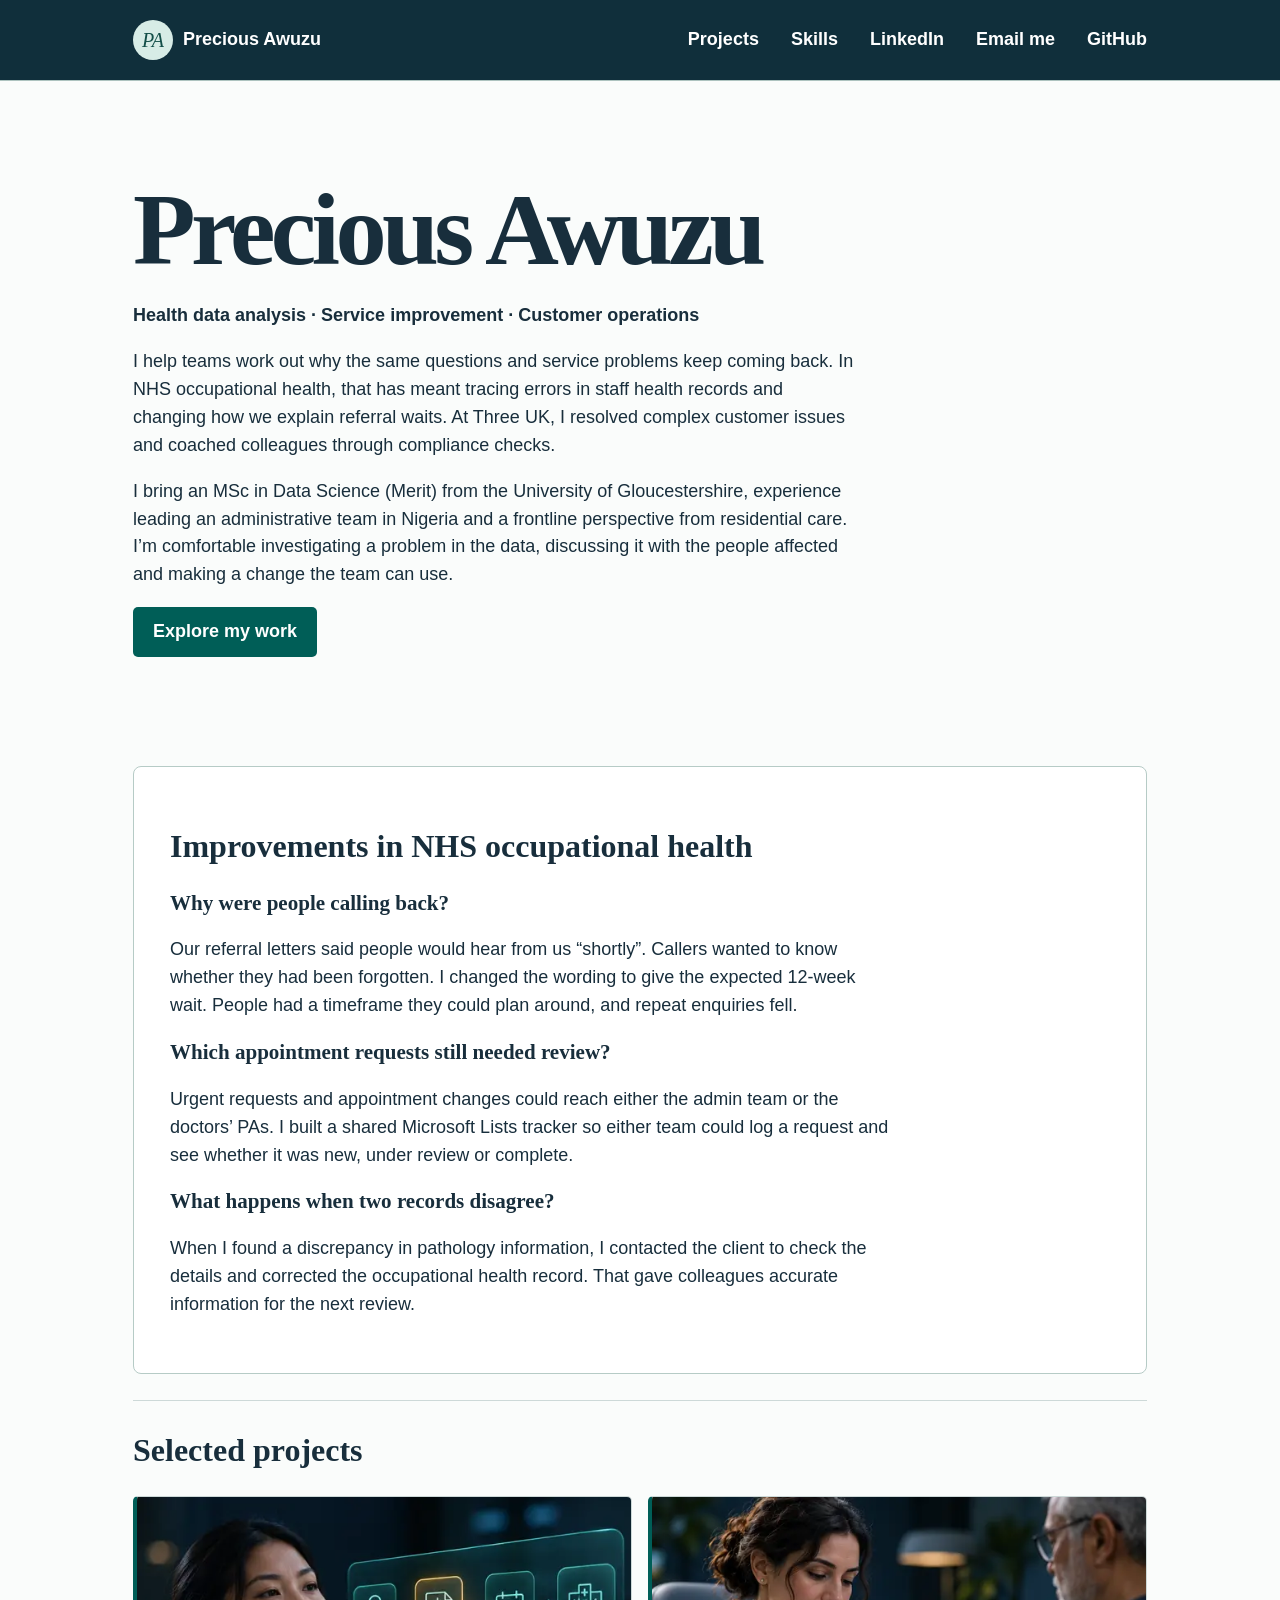
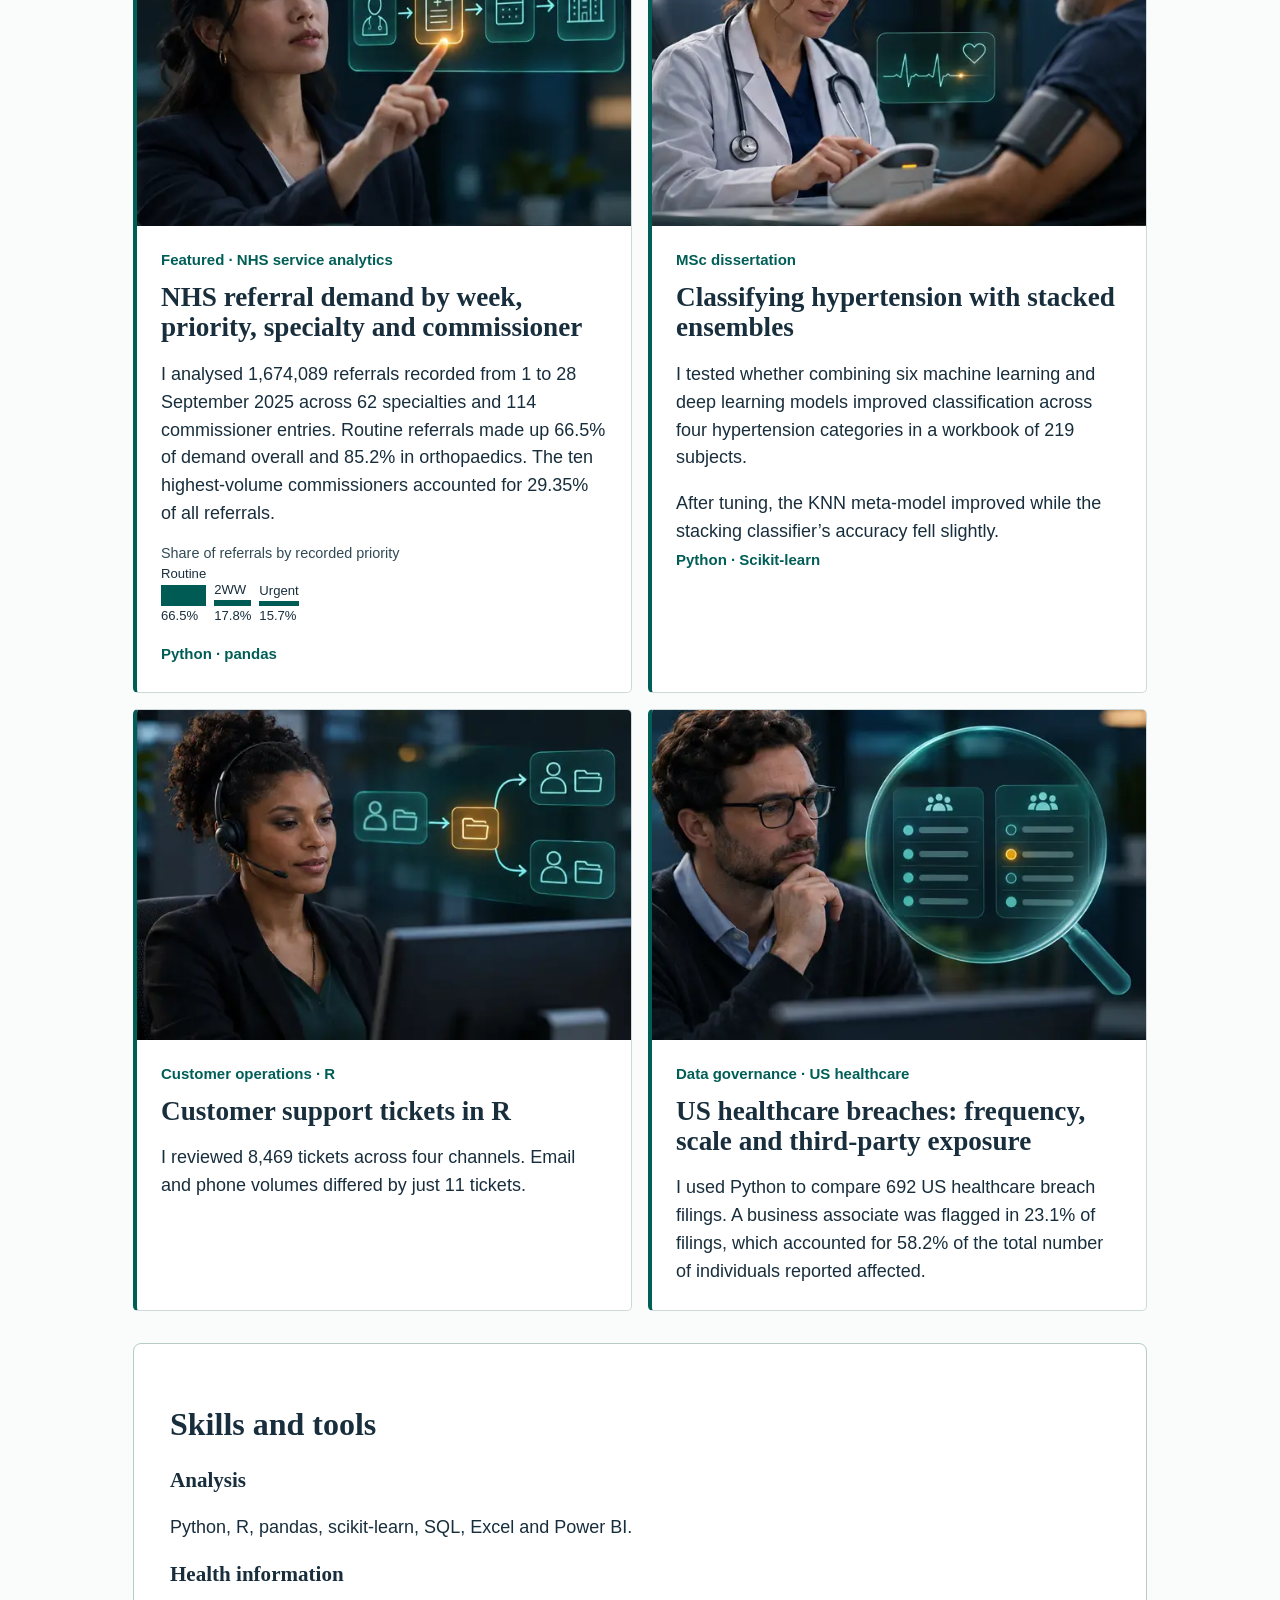
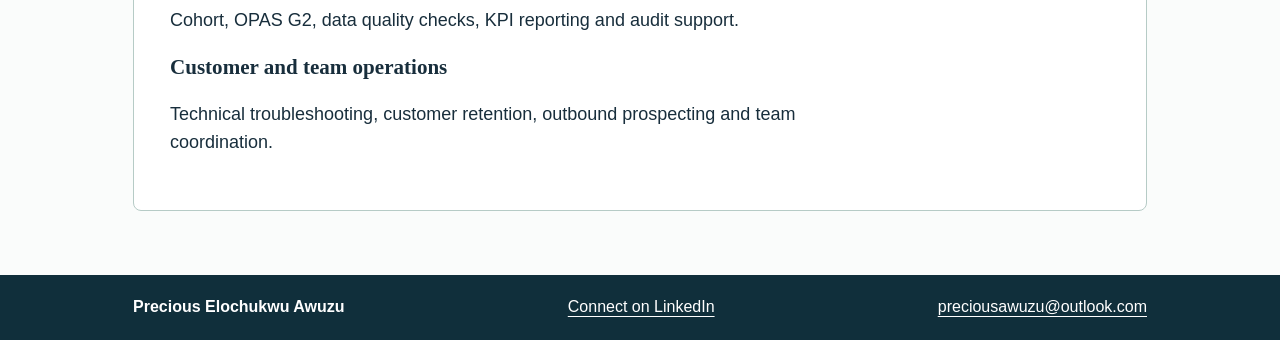
<file: index.html>
<!doctype html>
<html lang="en">
<meta charset="utf-8">
<meta name="viewport" content="width=device-width, initial-scale=1">
<title>Health data portfolio | Precious Awuzu</title>

<!-- Base styles -->
<style>
*{box-sizing:border-box}
body{margin:0;background:#f5f8f7;color:#152e34;font:18px/1.55 system-ui,sans-serif}
header,main,footer{max-width:990px;margin:auto;padding:24px}
header{border-bottom:1px solid #adc3bf}
a{color:#005b55;text-underline-offset:4px}
header a{font-weight:700}
h1,h2,h3{font-family:Georgia,serif;line-height:1.12}
h1{font-size:clamp(2.8rem,7vw,5rem);margin:18px 0}
h2{font-size:2rem}
p{max-width:72ch}
article{padding:22px 0;border-top:1px solid #adc3bf}
article h2{margin:8px 0}
small{font-weight:700;color:#38645f}
section{background:white;border:1px solid #b6cbc6;border-radius:8px;padding:clamp(16px,4vw,36px);margin-top:32px}
label,output{display:block;font-weight:600}
textarea,select,button{font:inherit;padding:8px;max-width:100%}
textarea{width:100%;margin:10px 0}
button{background:#095951;color:white;border:0;border-radius:4px;cursor:pointer}
output{white-space:pre-line;margin:18px 0}
.row{display:grid;grid-template-columns:minmax(100px,2fr) 1fr 48px;align-items:center;gap:10px;padding:8px 0}
.row meter{width:100%}
footer{font-size:14px}
</style>

<!-- Theme and project grid -->
<style>
:root{--ink:#182e3c;--pine:#005e57;--line:#cdd9d8;--paper:#fafcfb}
*{scroll-margin-top:24px}
body{background:var(--paper);color:var(--ink);font-family:Inter,"Segoe UI",sans-serif}
header,footer{max-width:none;padding:0;background:#102f3b;color:white}
.navwrap,footer div{max-width:1110px;margin:auto;display:flex;justify-content:space-between;align-items:center;padding:20px clamp(18px,4vw,48px);gap:12px}
header a,footer a{color:white}
nav{display:flex;gap:clamp(12px,3vw,32px)}
nav a,.brand{text-decoration:none}
.brand{display:flex;align-items:center;gap:10px}
.brand b{display:grid;place-items:center;background:#d7ece6;color:#124e48;font:italic 20px Georgia,serif;width:40px;height:40px;border-radius:50%}
main{max-width:1110px;padding:0 clamp(18px,4vw,48px) 64px}
.hero{display:grid;grid-template-columns:1fr;align-items:center;gap:clamp(28px,6vw,80px);padding:clamp(38px,6vw,80px) 0}
.hero img{display:block;width:100%;height:auto;border-radius:48% 48% 6px 6px;box-shadow:8px 8px 0 #d5e6e1}
.hero h1{font-size:clamp(4rem,8vw,7rem);line-height:.93;letter-spacing:-.045em;margin:.24em 0}
.hero small,.case>small,article small{color:var(--pine)}
.cta{display:inline-block;font-weight:650;color:white;background:var(--pine);padding:11px 20px;border-radius:5px;text-decoration:none}
#projects{border-top:1px solid var(--line);padding-top:32px}
.grid{display:grid;grid-template-columns:1fr 1fr;gap:16px}
article{position:relative;background:white;border:1px solid var(--line);border-left:4px solid var(--pine);padding:24px;border-radius:5px}
article h2{font-size:1.7rem}
article h2 a{color:var(--ink);text-decoration:none}
article h2 a:after{content:"";position:absolute;inset:0}
article:hover,article:focus-within{background:#eaf3ef}
article p{margin-bottom:0}
.case{max-width:920px;padding-top:44px}
.case h1{font-size:clamp(2.6rem,6vw,4.4rem);letter-spacing:-.035em}
.case section{box-shadow:0 8px 28px #18363908}
select,textarea{border:1px solid #768d91;border-radius:4px;color:var(--ink);background:white}
.skip{position:absolute;left:-9999px}
.skip:focus{left:8px;top:8px;background:white;padding:10px;z-index:2}
a:focus-visible,button:focus-visible,select:focus-visible,textarea:focus-visible{outline:3px solid #c77b23;outline-offset:3px}
footer div{font-size:1rem;flex-wrap:wrap}
nav a:hover,footer a:hover,.brand:hover{text-decoration:underline}
@media(max-width:660px){.hero{grid-template-columns:1fr;gap:20px}.hero img{grid-row:1;width:min(45vw,180px)}.grid{grid-template-columns:1fr}.navwrap{font-size:1rem}.brand b{width:30px;height:30px;font-size:16px}}
.plotline{display:grid;grid-template-columns:minmax(90px,1fr) 2fr 55px;gap:12px;align-items:center;margin:14px 0}
.plotline i,.plotline b{display:block;height:16px;background:#dbe9e6;border-radius:3px}
.plotline b{background:#00645c}
.flow{display:flex;flex-wrap:wrap;gap:16px;padding:0;list-style-position:inside}
.flow li{background:#dceee8;padding:10px;border-radius:5px}
pre{overflow:auto}
.project-art{display:block;width:100%;height:auto;aspect-ratio:3/2;object-fit:cover;border-radius:4px;margin-bottom:18px}
.case>.project-art{max-height:340px;aspect-ratio:auto;object-fit:contain;background:#edf3ef}
article:has(.project-art){overflow:hidden}
article .project-art{margin:-24px -24px 20px;width:calc(100% + 48px);border-radius:0}
figure{margin:14px 0}
.mini{display:flex;align-items:end;gap:8px}
.mini span{display:grid;align-items:end;min-width:28px;font-size:.82rem}
.mini i{background:#005b55;display:block}
figcaption{font-size:.9rem;color:#304a55}
header nav{flex-wrap:wrap}
header a:focus-visible,footer a:focus-visible{outline:3px solid white}
main :focus-visible,.skip:focus-visible{outline:3px solid #005b55;outline-offset:3px}
@media(max-width:660px){.navwrap{flex-wrap:wrap}.navwrap nav{gap:14px}}
</style>

<a class="skip" href="#main">Skip to content</a>

<header>
  <div class="navwrap">
    <a class="brand" href="index.html"><b aria-hidden="true">PA</b> Precious Awuzu</a>
    <nav aria-label="Main">
      <a href="index.html#projects">Projects</a> <a href="#skills">Skills</a>
      <a href="https://uk.linkedin.com/in/precious-awuzu-581737a3">LinkedIn</a>
    <a href="mailto:preciousawuzu@outlook.com">Email me</a><a href="https://github.com/Precious-Awuzu">GitHub</a></nav>
  </div>
</header>

<main id="main">
  <div class="hero">
    <div>
      <h1>Precious Awuzu</h1>
      <p><strong>Health data analysis · Service improvement · Customer operations</strong></p>
      <p>I help teams work out why the same questions and service problems keep coming back. In NHS occupational health, that has meant tracing errors in staff health records and changing how we explain referral waits. At Three UK, I resolved complex customer issues and coached colleagues through compliance checks.</p>
      <p>I bring an MSc in Data Science (Merit) from the University of Gloucestershire, experience leading an administrative team in Nigeria and a frontline perspective from residential care. I’m comfortable investigating a problem in the data, discussing it with the people affected and making a change the team can use.</p>
      <a class="cta" href="#projects">Explore my work</a>
    </div>
  </div>

  <section id="nhs-work"><h2>Improvements in NHS occupational health</h2><h3>Why were people calling back?</h3><p>Our referral letters said people would hear from us “shortly”. Callers wanted to know whether they had been forgotten. I changed the wording to give the expected 12-week wait. People had a timeframe they could plan around, and repeat enquiries fell.</p><h3>Which appointment requests still needed review?</h3><p>Urgent requests and appointment changes could reach either the admin team or the doctors’ PAs. I built a shared Microsoft Lists tracker so either team could log a request and see whether it was new, under review or complete.</p><h3>What happens when two records disagree?</h3><p>When I found a discrepancy in pathology information, I contacted the client to check the details and corrected the occupational health record. That gave colleagues accurate information for the next review.</p></section>
  <h2 id="projects">Selected projects</h2>
  <div class="grid">
    <article>
      <img class="project-art" loading="lazy" decoding="async" src="assets/clinic-illustration.webp" alt="Healthcare worker reviewing a digital referral">
      <small>Featured · NHS service analytics</small>
      <h2><a href="referrals.html">NHS referral demand by week, priority, specialty and commissioner</a></h2>
      <p>I analysed 1,674,089 referrals recorded from 1 to 28 September 2025 across 62 specialties and 114 commissioner entries. Routine referrals made up 66.5% of demand overall and 85.2% in orthopaedics. The ten highest-volume commissioners accounted for 29.35% of all referrals.</p>
      <figure>
        <figcaption>Share of referrals by recorded priority</figcaption>
        <div class="mini">
          <span>Routine<i style="height:21.28px"></i>66.5%</span>
          <span>2WW<i style="height:5.7px"></i>17.8%</span>
          <span>Urgent<i style="height:5.02px"></i>15.7%</span>
        </div>
      </figure>
      <small>Python · pandas</small>
    </article>

    <article>
      <img class="project-art" loading="lazy" decoding="async" src="assets/research-illustration.webp" alt="Clinician taking a blood pressure reading">
      <small>MSc dissertation</small>
      <h2><a href="research.html">Classifying hypertension with stacked ensembles</a></h2>
      <p>I tested whether combining six machine learning and deep learning models improved classification across four hypertension categories in a workbook of 219 subjects.</p><p>After tuning, the KNN meta-model improved while the stacking classifier’s accuracy fell slightly.</p>
      <small>Python · Scikit-learn</small>
    </article>

    

    
    <article><img class="project-art" loading="lazy" decoding="async" src="assets/quality-illustration.webp" alt="Support adviser reviewing case transfers"><small>Customer operations · R</small><h2><a href="tickets.html">Customer support tickets in R</a></h2><p>I reviewed 8,469 tickets across four channels. Email and phone volumes differed by just 11 tickets.</p></article>
    <article><img class="project-art" loading="lazy" decoding="async" src="assets/governance-illustration.webp" alt="Analyst comparing records"><small>Data governance · US healthcare</small><h2><a href="breaches.html">US healthcare breaches: frequency, scale and third-party exposure</a></h2><p>I used Python to compare 692 US healthcare breach filings. A business associate was flagged in 23.1% of filings, which accounted for 58.2% of the total number of individuals reported affected.</p></article>
  </div>
<section id="skills"><h2>Skills and tools</h2><h3>Analysis</h3><p>Python, R, pandas, scikit-learn, SQL, Excel and Power BI.</p><h3>Health information</h3><p>Cohort, OPAS G2, data quality checks, KPI reporting and audit support.</p><h3>Customer and team operations</h3><p>Technical troubleshooting, customer retention, outbound prospecting and team coordination.</p></section></main>

<footer>
  <div>
    <strong>Precious Elochukwu Awuzu</strong>
    <a href="https://uk.linkedin.com/in/precious-awuzu-581737a3">Connect on LinkedIn</a> <a href="mailto:preciousawuzu@outlook.com">preciousawuzu@outlook.com</a>
  </div>
</footer>
</file>
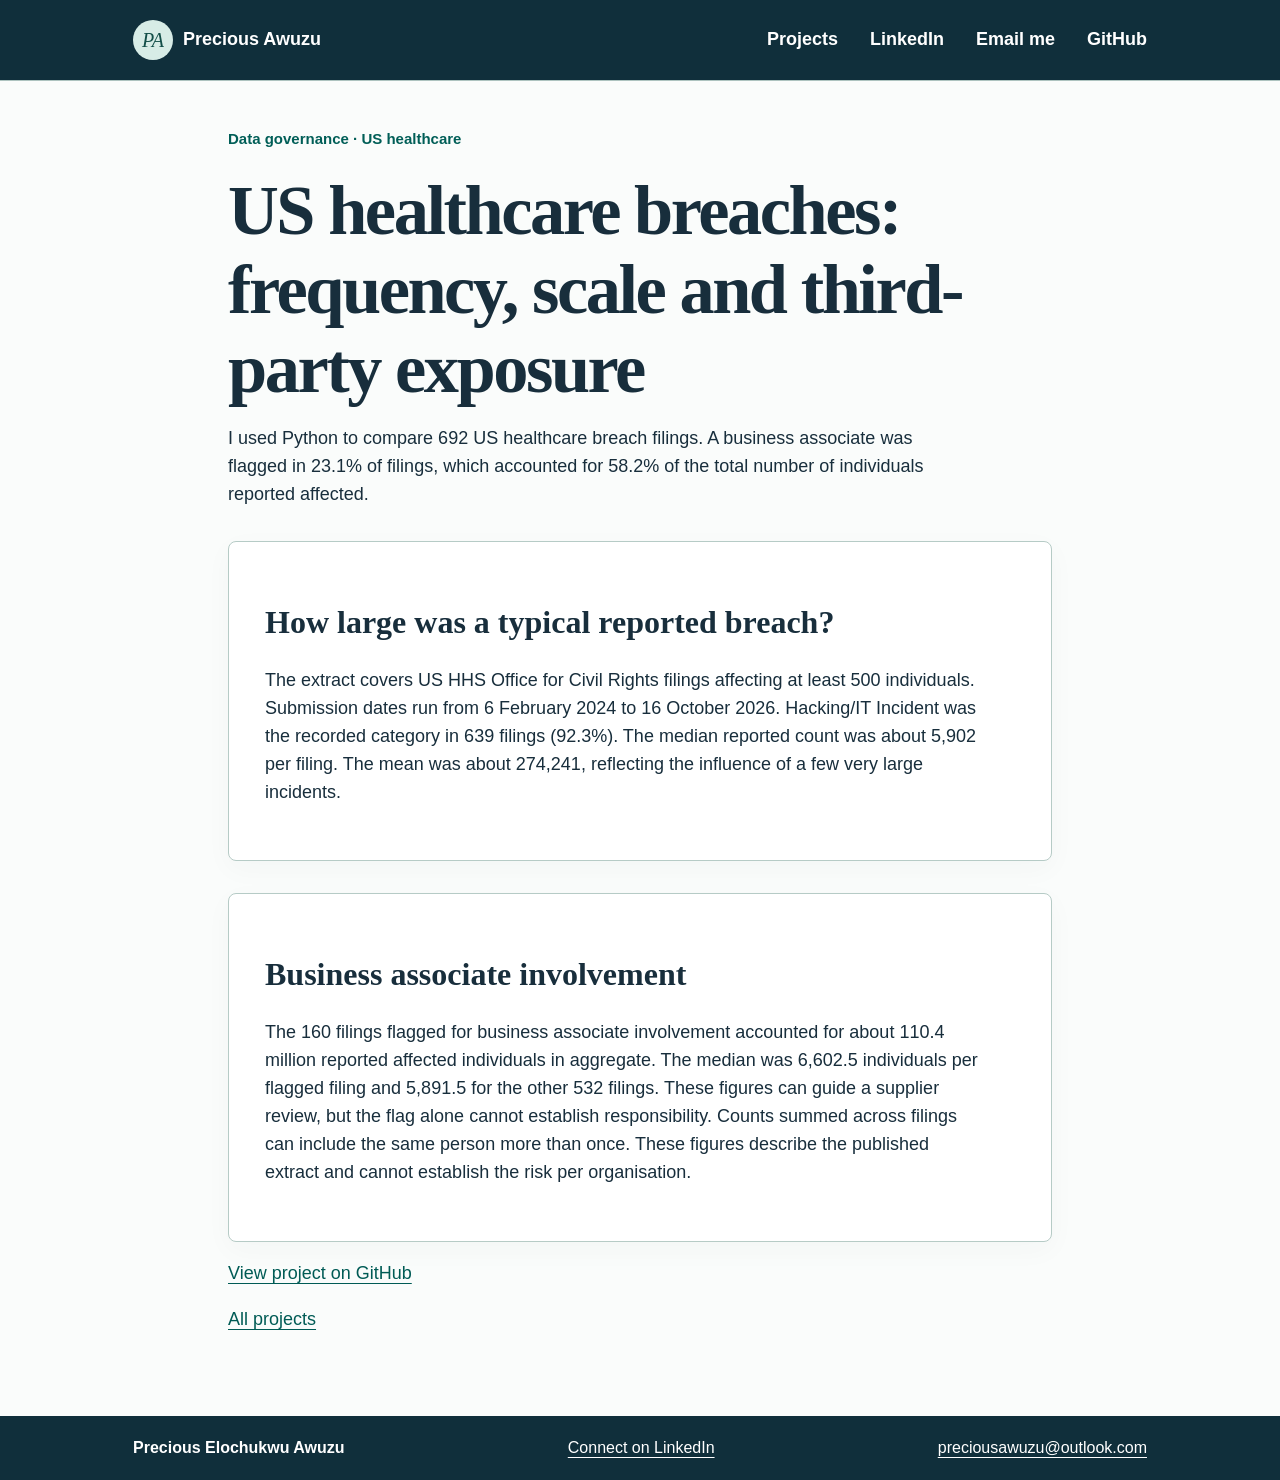
<file: breaches.html>
<!doctype html><html lang="en"><meta charset="utf-8"><meta name="viewport" content="width=device-width, initial-scale=1"><title>US healthcare breaches: frequency, scale and third-party exposure | Precious Awuzu</title><style>*{box-sizing:border-box}body{margin:0;background:#f5f8f7;color:#152e34;font:18px/1.55 system-ui,sans-serif}header,main,footer{max-width:990px;margin:auto;padding:24px}header{border-bottom:1px solid #adc3bf}a{color:#005b55;text-underline-offset:4px}header a{font-weight:700}h1,h2,h3{font-family:Georgia,serif;line-height:1.12}h1{font-size:clamp(2.8rem,7vw,5rem);margin:18px 0}h2{font-size:2rem}p{max-width:72ch}article{padding:22px 0;border-top:1px solid #adc3bf}article h2{margin:8px 0}small{font-weight:700;color:#38645f}section{background:white;border:1px solid #b6cbc6;border-radius:8px;padding:clamp(16px,4vw,36px);margin-top:32px}label,output{display:block;font-weight:600}textarea,select,button{font:inherit;padding:8px;max-width:100%}textarea{width:100%;margin:10px 0}button{background:#095951;color:white;border:0;border-radius:4px;cursor:pointer}output{white-space:pre-line;margin:18px 0}.row{display:grid;grid-template-columns:minmax(100px,2fr) 1fr 48px;align-items:center;gap:10px;padding:8px 0}.row meter{width:100%}footer{font-size:14px}</style><style>:root{--ink:#182e3c;--pine:#005e57;--line:#cdd9d8;--paper:#fafcfb}
*{scroll-margin-top:24px}
body{background:var(--paper);color:var(--ink);font-family:Inter,"Segoe UI",sans-serif}
header,footer{max-width:none;padding:0;background:#102f3b;color:white}
.navwrap,footer div{max-width:1110px;margin:auto;display:flex;justify-content:space-between;align-items:center;padding:20px clamp(18px,4vw,48px);gap:12px}
header a,footer a{color:white}nav{display:flex;gap:clamp(12px,3vw,32px)}nav a,.brand{text-decoration:none}.brand{display:flex;align-items:center;gap:10px}.brand b{display:grid;place-items:center;background:#d7ece6;color:#124e48;font:italic 20px Georgia,serif;width:40px;height:40px;border-radius:50%}
main{max-width:1110px;padding:0 clamp(18px,4vw,48px) 64px}.hero{display:grid;grid-template-columns:1.4fr 1fr;align-items:center;gap:clamp(28px,6vw,80px);padding:clamp(38px,6vw,80px) 0}.hero img{display:block;width:100%;height:auto;border-radius:48% 48% 6px 6px;box-shadow:8px 8px 0 #d5e6e1}.hero h1{font-size:clamp(4rem,8vw,7rem);line-height:.93;letter-spacing:-.045em;margin:.24em 0}.hero small,.case>small,article small{color:var(--pine)}.cta{display:inline-block;font-weight:650;color:white;background:var(--pine);padding:11px 20px;border-radius:5px;text-decoration:none}
#projects{border-top:1px solid var(--line);padding-top:32px}.grid{display:grid;grid-template-columns:1fr 1fr;gap:16px}article{position:relative;background:white;border:1px solid var(--line);border-left:4px solid var(--pine);padding:24px;border-radius:5px}article h2{font-size:1.7rem}article h2 a{color:var(--ink);text-decoration:none}article h2 a:after{content:"";position:absolute;inset:0}article:hover,article:focus-within{background:#eaf3ef}article p{margin-bottom:0}.case{max-width:920px;padding-top:44px}.case h1{font-size:clamp(2.6rem,6vw,4.4rem);letter-spacing:-.035em}.case section{box-shadow:0 8px 28px #18363908}select,textarea{border:1px solid #768d91;border-radius:4px;color:var(--ink);background:white}.skip{position:absolute;left:-9999px}.skip:focus{left:8px;top:8px;background:white;padding:10px;z-index:2}a:focus-visible,button:focus-visible,select:focus-visible,textarea:focus-visible{outline:3px solid #c77b23;outline-offset:3px}footer div{font-size:1rem;flex-wrap:wrap}nav a:hover,footer a:hover,.brand:hover{text-decoration:underline}@media(max-width:660px){.hero{grid-template-columns:1fr;gap:20px}.hero img{grid-row:1;width:min(45vw,180px)}.grid{grid-template-columns:1fr}.navwrap{font-size:1rem}.brand b{width:30px;height:30px;font-size:16px}}
.plotline{display:grid;grid-template-columns:minmax(90px,1fr) 2fr 55px;gap:12px;align-items:center;margin:14px 0}.plotline i,.plotline b{display:block;height:16px;background:#dbe9e6;border-radius:3px}.plotline b{background:#00645c}.flow{display:flex;flex-wrap:wrap;gap:16px;padding:0;list-style-position:inside}.flow li{background:#dceee8;padding:10px;border-radius:5px}pre{overflow:auto} 
.project-art{display:block;width:100%;height:auto;aspect-ratio:3/2;object-fit:cover;border-radius:4px;margin-bottom:18px}.case>.project-art{max-height:340px;aspect-ratio:auto;object-fit:contain;background:#edf3ef}article:has(.project-art){overflow:hidden}article .project-art{margin:-24px -24px 20px;width:calc(100% + 48px);border-radius:0}
figure{margin:14px 0}.mini{display:flex;align-items:end;gap:8px}.mini span{display:grid;align-items:end;min-width:28px;font-size:.82rem}.mini i{background:#005b55;display:block}figcaption{font-size:.9rem;color:#304a55}header nav{flex-wrap:wrap}header a:focus-visible,footer a:focus-visible{outline:3px solid white}main :focus-visible,.skip:focus-visible{outline:3px solid #005b55;outline-offset:3px}@media(max-width:660px){.navwrap{flex-wrap:wrap}.navwrap nav{gap:14px}}</style><a class="skip" href="#main">Skip to content</a><header><div class="navwrap"><a class="brand" href="index.html"><b aria-hidden="true">PA</b> Precious Awuzu</a><nav aria-label="Main"><a href="index.html#projects">Projects</a><a href="https://uk.linkedin.com/in/precious-awuzu-581737a3">LinkedIn</a><a href="mailto:preciousawuzu@outlook.com">Email me</a><a href="https://github.com/Precious-Awuzu">GitHub</a></nav></div></header><main class="case" id="main"><small>Data governance · US healthcare</small><h1>US healthcare breaches: frequency, scale and third-party exposure</h1><p>I used Python to compare 692 US healthcare breach filings. A business associate was flagged in 23.1% of filings, which accounted for 58.2% of the total number of individuals reported affected.</p><section><h2>How large was a typical reported breach?</h2><p>The extract covers US HHS Office for Civil Rights filings affecting at least 500 individuals. Submission dates run from 6 February 2024 to 16 October 2026. Hacking/IT Incident was the recorded category in 639 filings (92.3%). The median reported count was about 5,902 per filing. The mean was about 274,241, reflecting the influence of a few very large incidents.</p></section><section><h2>Business associate involvement</h2><p>The 160 filings flagged for business associate involvement accounted for about 110.4 million reported affected individuals in aggregate. The median was 6,602.5 individuals per flagged filing and 5,891.5 for the other 532 filings. These figures can guide a supplier review, but the flag alone cannot establish responsibility. Counts summed across filings can include the same person more than once. These figures describe the published extract and cannot establish the risk per organisation.</p></section><p><a href="https://github.com/Precious-Awuzu/hipaa-breach-governance-analysis">View project on GitHub</a></p><p><a href="index.html#projects">All projects</a></p></main><footer><div><strong>Precious Elochukwu Awuzu</strong><a href="https://uk.linkedin.com/in/precious-awuzu-581737a3">Connect on LinkedIn</a> <a href="mailto:preciousawuzu@outlook.com">preciousawuzu@outlook.com</a></div></footer></html>
</file>
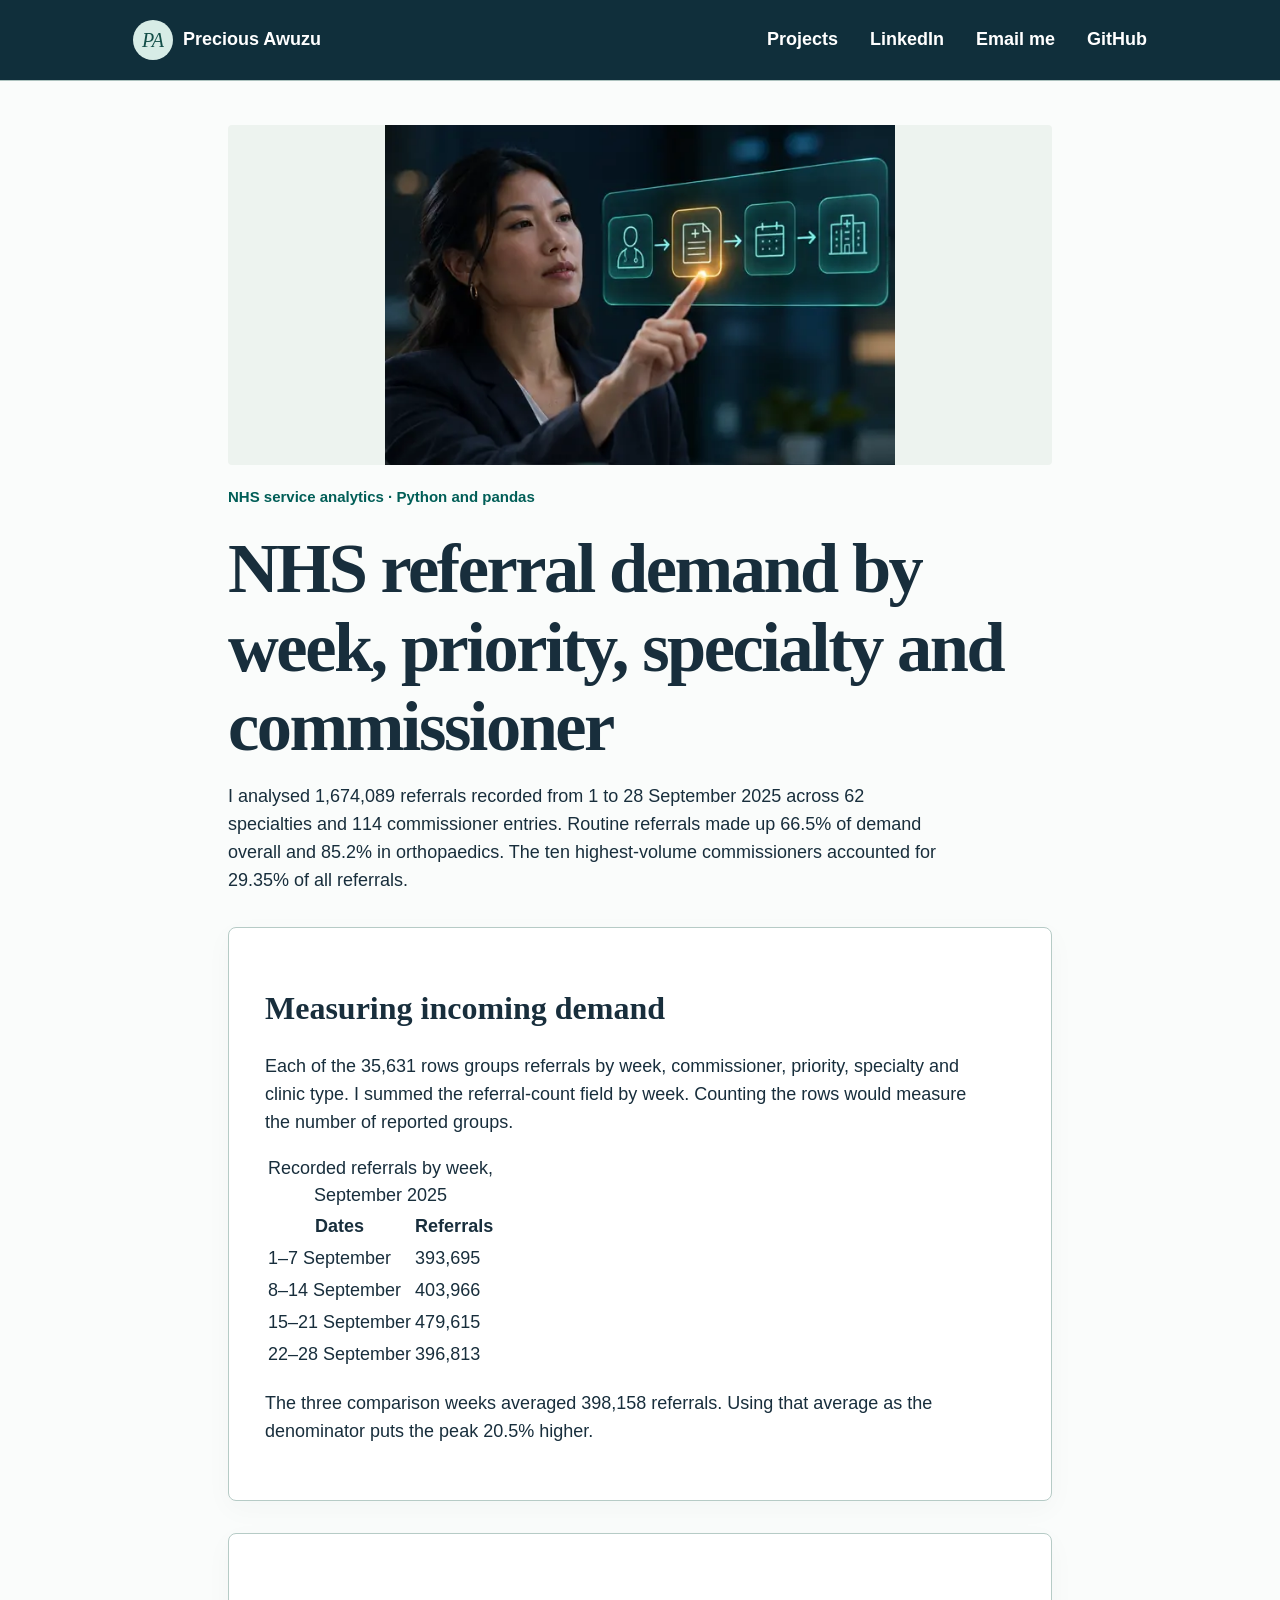
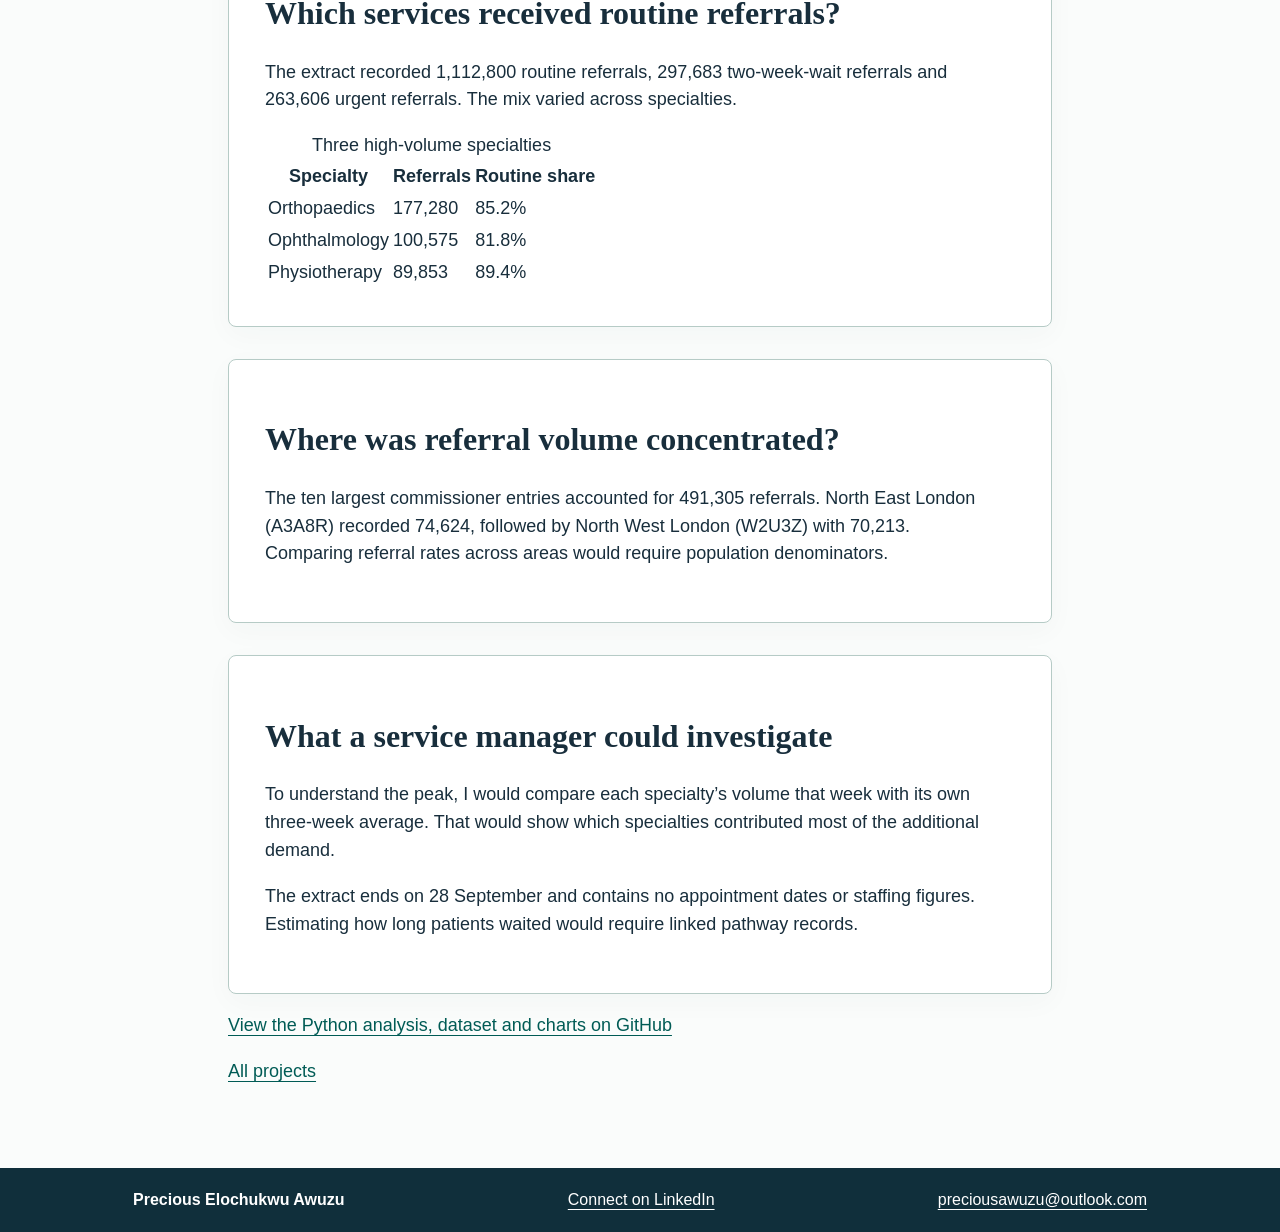
<file: referrals.html>
<!doctype html><html lang="en"><meta charset="utf-8"><meta name="viewport" content="width=device-width, initial-scale=1"><title>NHS referral demand | Precious Awuzu</title><style>*{box-sizing:border-box}body{margin:0;background:#f5f8f7;color:#152e34;font:18px/1.55 system-ui,sans-serif}header,main,footer{max-width:990px;margin:auto;padding:24px}header{border-bottom:1px solid #adc3bf}a{color:#005b55;text-underline-offset:4px}header a{font-weight:700}h1,h2,h3{font-family:Georgia,serif;line-height:1.12}h1{font-size:clamp(2.8rem,7vw,5rem);margin:18px 0}h2{font-size:2rem}p{max-width:72ch}article{padding:22px 0;border-top:1px solid #adc3bf}article h2{margin:8px 0}small{font-weight:700;color:#38645f}section{background:white;border:1px solid #b6cbc6;border-radius:8px;padding:clamp(16px,4vw,36px);margin-top:32px}label,output{display:block;font-weight:600}textarea,select,button{font:inherit;padding:8px;max-width:100%}textarea{width:100%;margin:10px 0}button{background:#095951;color:white;border:0;border-radius:4px;cursor:pointer}output{white-space:pre-line;margin:18px 0}.row{display:grid;grid-template-columns:minmax(100px,2fr) 1fr 48px;align-items:center;gap:10px;padding:8px 0}.row meter{width:100%}footer{font-size:14px}</style><style>:root{--ink:#182e3c;--pine:#005e57;--line:#cdd9d8;--paper:#fafcfb}
*{scroll-margin-top:24px}
body{background:var(--paper);color:var(--ink);font-family:Inter,"Segoe UI",sans-serif}
header,footer{max-width:none;padding:0;background:#102f3b;color:white}
.navwrap,footer div{max-width:1110px;margin:auto;display:flex;justify-content:space-between;align-items:center;padding:20px clamp(18px,4vw,48px);gap:12px}
header a,footer a{color:white}nav{display:flex;gap:clamp(12px,3vw,32px)}nav a,.brand{text-decoration:none}.brand{display:flex;align-items:center;gap:10px}.brand b{display:grid;place-items:center;background:#d7ece6;color:#124e48;font:italic 20px Georgia,serif;width:40px;height:40px;border-radius:50%}
main{max-width:1110px;padding:0 clamp(18px,4vw,48px) 64px}.hero{display:grid;grid-template-columns:1.4fr 1fr;align-items:center;gap:clamp(28px,6vw,80px);padding:clamp(38px,6vw,80px) 0}.hero img{display:block;width:100%;height:auto;border-radius:48% 48% 6px 6px;box-shadow:8px 8px 0 #d5e6e1}.hero h1{font-size:clamp(4rem,8vw,7rem);line-height:.93;letter-spacing:-.045em;margin:.24em 0}.hero small,.case>small,article small{color:var(--pine)}.cta{display:inline-block;font-weight:650;color:white;background:var(--pine);padding:11px 20px;border-radius:5px;text-decoration:none}
#projects{border-top:1px solid var(--line);padding-top:32px}.grid{display:grid;grid-template-columns:1fr 1fr;gap:16px}article{position:relative;background:white;border:1px solid var(--line);border-left:4px solid var(--pine);padding:24px;border-radius:5px}article h2{font-size:1.7rem}article h2 a{color:var(--ink);text-decoration:none}article h2 a:after{content:"";position:absolute;inset:0}article:hover,article:focus-within{background:#eaf3ef}article p{margin-bottom:0}.case{max-width:920px;padding-top:44px}.case h1{font-size:clamp(2.6rem,6vw,4.4rem);letter-spacing:-.035em}.case section{box-shadow:0 8px 28px #18363908}select,textarea{border:1px solid #768d91;border-radius:4px;color:var(--ink);background:white}.skip{position:absolute;left:-9999px}.skip:focus{left:8px;top:8px;background:white;padding:10px;z-index:2}a:focus-visible,button:focus-visible,select:focus-visible,textarea:focus-visible{outline:3px solid #c77b23;outline-offset:3px}footer div{font-size:1rem;flex-wrap:wrap}nav a:hover,footer a:hover,.brand:hover{text-decoration:underline}@media(max-width:660px){.hero{grid-template-columns:1fr;gap:20px}.hero img{grid-row:1;width:min(45vw,180px)}.grid{grid-template-columns:1fr}.navwrap{font-size:1rem}.brand b{width:30px;height:30px;font-size:16px}}
.plotline{display:grid;grid-template-columns:minmax(90px,1fr) 2fr 55px;gap:12px;align-items:center;margin:14px 0}.plotline i,.plotline b{display:block;height:16px;background:#dbe9e6;border-radius:3px}.plotline b{background:#00645c}.flow{display:flex;flex-wrap:wrap;gap:16px;padding:0;list-style-position:inside}.flow li{background:#dceee8;padding:10px;border-radius:5px}pre{overflow:auto} 
.project-art{display:block;width:100%;height:auto;aspect-ratio:3/2;object-fit:cover;border-radius:4px;margin-bottom:18px}.case>.project-art{max-height:340px;aspect-ratio:auto;object-fit:contain;background:#edf3ef}article:has(.project-art){overflow:hidden}article .project-art{margin:-24px -24px 20px;width:calc(100% + 48px);border-radius:0}
figure{margin:14px 0}.mini{display:flex;align-items:end;gap:8px}.mini span{display:grid;align-items:end;min-width:28px;font-size:.82rem}.mini i{background:#005b55;display:block}figcaption{font-size:.9rem;color:#304a55}header nav{flex-wrap:wrap}header a:focus-visible,footer a:focus-visible{outline:3px solid white}main :focus-visible,.skip:focus-visible{outline:3px solid #005b55;outline-offset:3px}@media(max-width:660px){.navwrap{flex-wrap:wrap}.navwrap nav{gap:14px}}</style><a class="skip" href="#main">Skip to content</a><header><div class="navwrap"><a class="brand" href="index.html"><b aria-hidden="true">PA</b> Precious Awuzu</a><nav aria-label="Main"><a href="index.html#projects">Projects</a><a href="https://uk.linkedin.com/in/precious-awuzu-581737a3">LinkedIn</a><a href="mailto:preciousawuzu@outlook.com">Email me</a><a href="https://github.com/Precious-Awuzu">GitHub</a></nav></div></header><main class="case" id="main">
<img class="project-art" src="assets/clinic-illustration.webp" alt="Healthcare worker reviewing a digital referral">
<small>NHS service analytics · Python and pandas</small>
<h1>NHS referral demand by week, priority, specialty and commissioner</h1>
<p>I analysed 1,674,089 referrals recorded from 1 to 28 September 2025 across 62 specialties and 114 commissioner entries. Routine referrals made up 66.5% of demand overall and 85.2% in orthopaedics. The ten highest-volume commissioners accounted for 29.35% of all referrals.</p>
<section><h2>Measuring incoming demand</h2><p>Each of the 35,631 rows groups referrals by week, commissioner, priority, specialty and clinic type. I summed the referral-count field by week. Counting the rows would measure the number of reported groups.</p>
<table><caption>Recorded referrals by week, September 2025</caption><thead><tr><th scope="col">Dates</th><th scope="col">Referrals</th></tr></thead><tbody>
<tr><td>1–7 September</td><td>393,695</td></tr><tr><td>8–14 September</td><td>403,966</td></tr><tr><td>15–21 September</td><td>479,615</td></tr><tr><td>22–28 September</td><td>396,813</td></tr></tbody></table>
<p>The three comparison weeks averaged 398,158 referrals. Using that average as the denominator puts the peak 20.5% higher.</p></section>
<section><h2>Which services received routine referrals?</h2><p>The extract recorded 1,112,800 routine referrals, 297,683 two-week-wait referrals and 263,606 urgent referrals. The mix varied across specialties.</p><table><caption>Three high-volume specialties</caption><thead><tr><th>Specialty</th><th>Referrals</th><th>Routine share</th></tr></thead><tbody><tr><td>Orthopaedics</td><td>177,280</td><td>85.2%</td></tr><tr><td>Ophthalmology</td><td>100,575</td><td>81.8%</td></tr><tr><td>Physiotherapy</td><td>89,853</td><td>89.4%</td></tr></tbody></table></section>
<section><h2>Where was referral volume concentrated?</h2><p>The ten largest commissioner entries accounted for 491,305 referrals. North East London (A3A8R) recorded 74,624, followed by North West London (W2U3Z) with 70,213. Comparing referral rates across areas would require population denominators.</p></section>
<section><h2>What a service manager could investigate</h2><p>To understand the peak, I would compare each specialty’s volume that week with its own three-week average. That would show which specialties contributed most of the additional demand.</p><p>The extract ends on 28 September and contains no appointment dates or staffing figures. Estimating how long patients waited would require linked pathway records.</p></section>
<p><a href="https://github.com/Precious-Awuzu/nhs-referrals-sep2025-analysis">View the Python analysis, dataset and charts on GitHub</a></p><p><a href="index.html#projects">All projects</a></p></main><footer><div><strong>Precious Elochukwu Awuzu</strong><a href="https://uk.linkedin.com/in/precious-awuzu-581737a3">Connect on LinkedIn</a> <a href="mailto:preciousawuzu@outlook.com">preciousawuzu@outlook.com</a></div></footer></html>
</file>
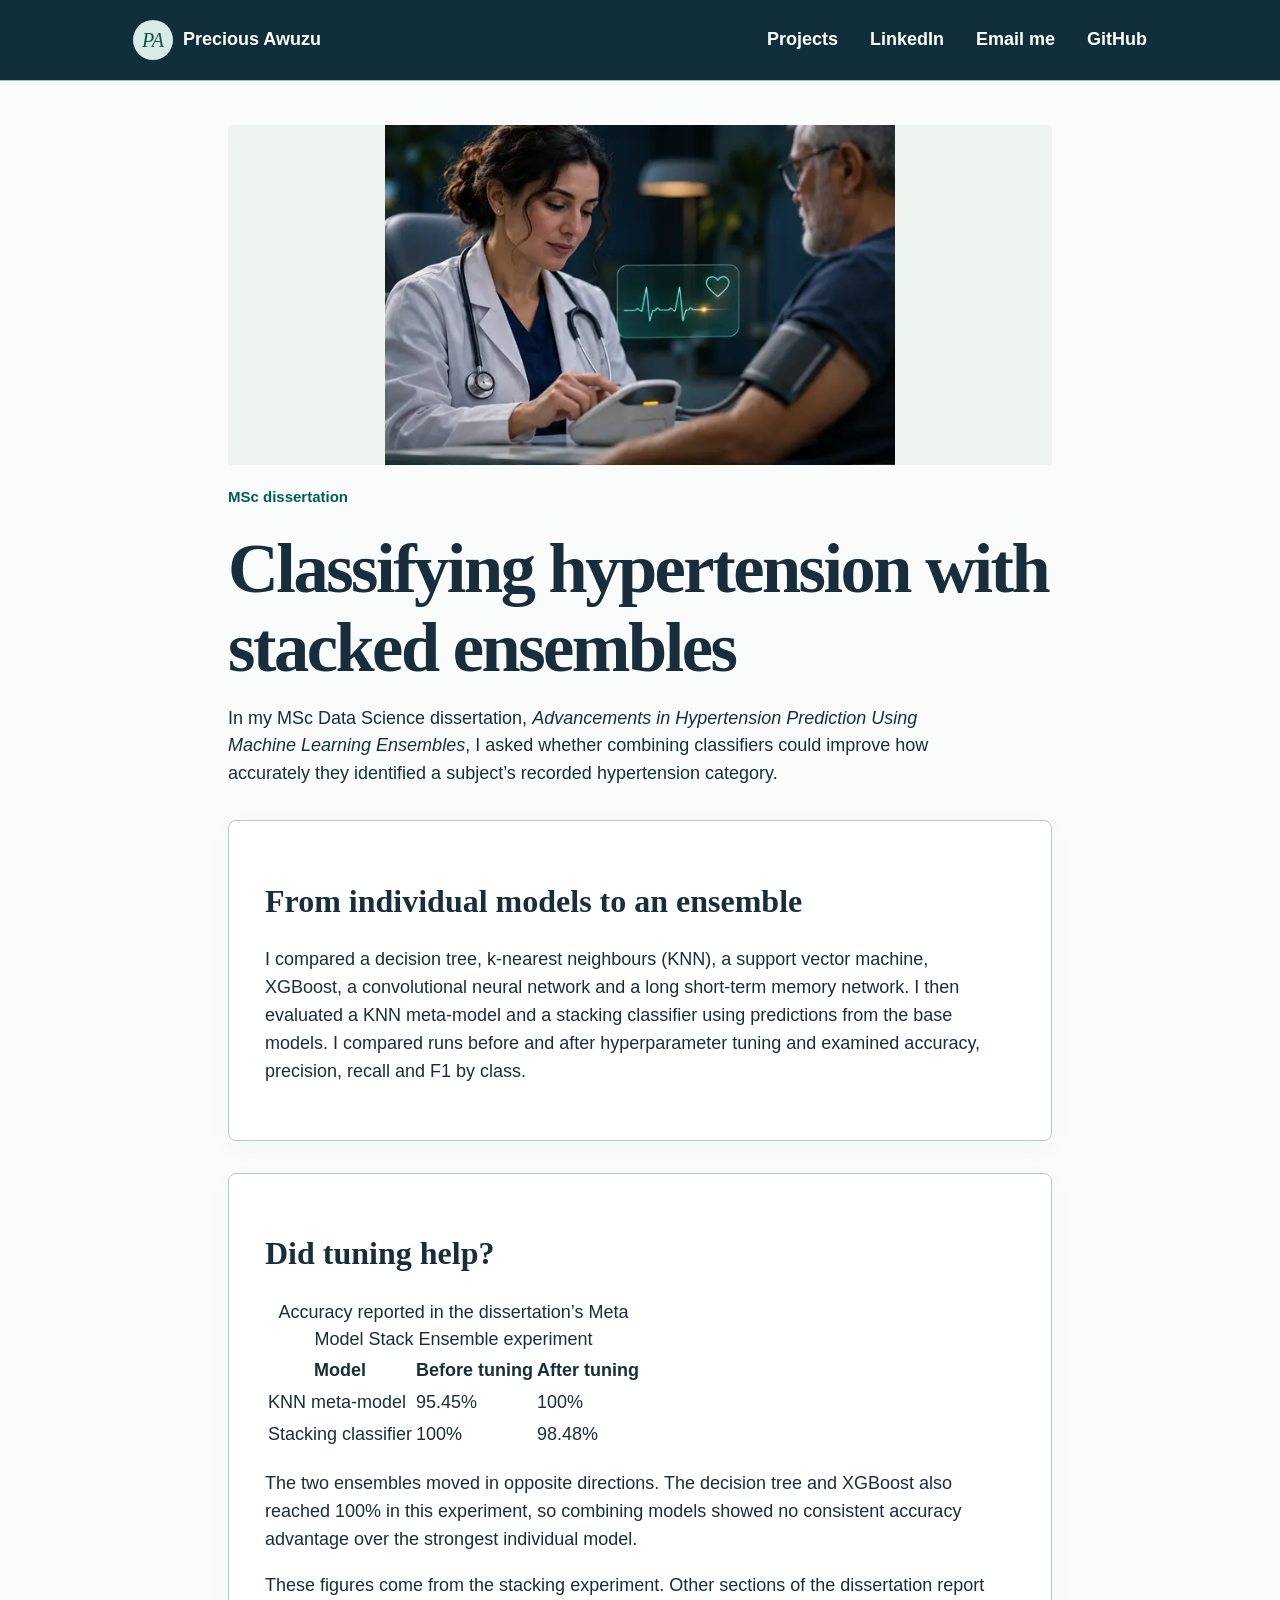
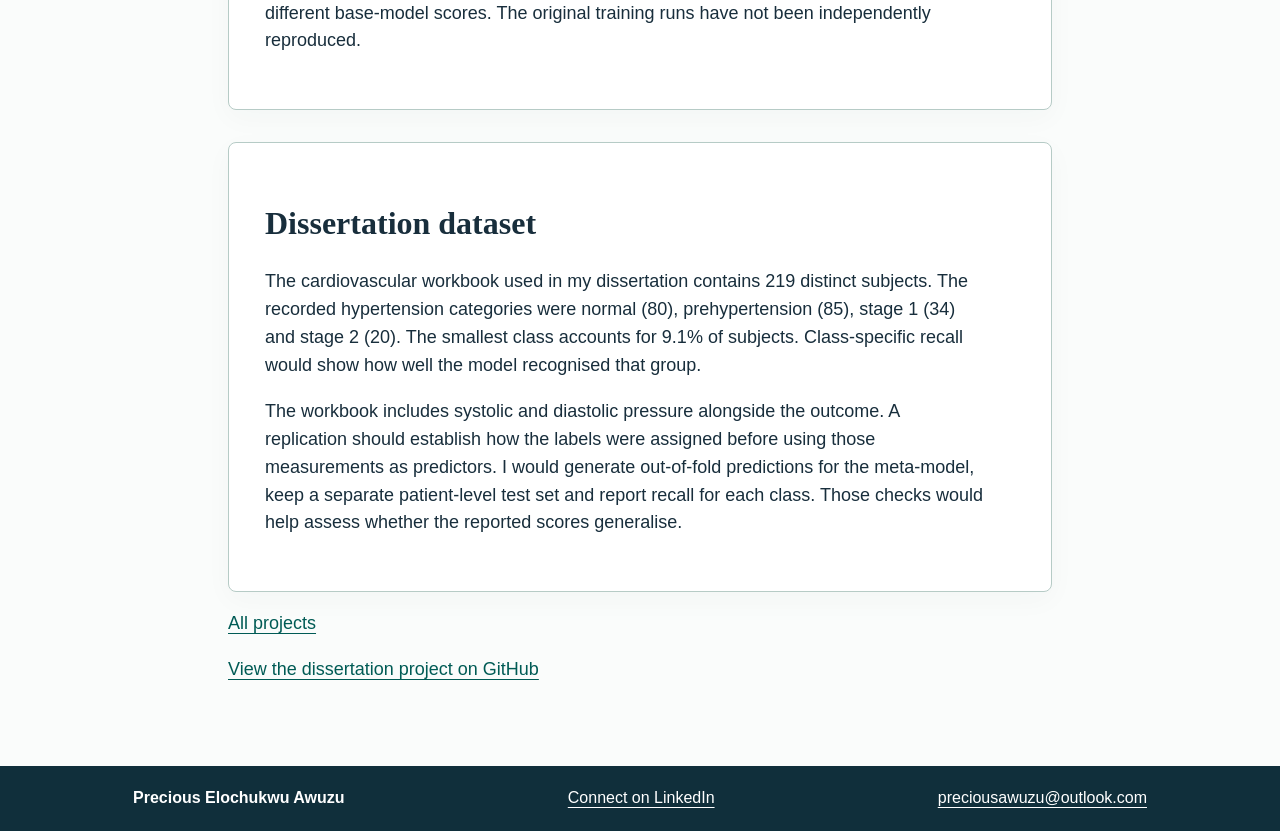
<file: research.html>
<!doctype html><html lang="en"><meta charset="utf-8"><meta name="viewport" content="width=device-width, initial-scale=1"><title>Classifying hypertension with stacked ensembles | Precious Awuzu</title><style>*{box-sizing:border-box}body{margin:0;background:#f5f8f7;color:#152e34;font:18px/1.55 system-ui,sans-serif}header,main,footer{max-width:990px;margin:auto;padding:24px}header{border-bottom:1px solid #adc3bf}a{color:#005b55;text-underline-offset:4px}header a{font-weight:700}h1,h2,h3{font-family:Georgia,serif;line-height:1.12}h1{font-size:clamp(2.8rem,7vw,5rem);margin:18px 0}h2{font-size:2rem}p{max-width:72ch}article{padding:22px 0;border-top:1px solid #adc3bf}article h2{margin:8px 0}small{font-weight:700;color:#38645f}section{background:white;border:1px solid #b6cbc6;border-radius:8px;padding:clamp(16px,4vw,36px);margin-top:32px}label,output{display:block;font-weight:600}textarea,select,button{font:inherit;padding:8px;max-width:100%}textarea{width:100%;margin:10px 0}button{background:#095951;color:white;border:0;border-radius:4px;cursor:pointer}output{white-space:pre-line;margin:18px 0}.row{display:grid;grid-template-columns:minmax(100px,2fr) 1fr 48px;align-items:center;gap:10px;padding:8px 0}.row meter{width:100%}footer{font-size:14px}</style><style>:root{--ink:#182e3c;--pine:#005e57;--line:#cdd9d8;--paper:#fafcfb}
*{scroll-margin-top:24px}
body{background:var(--paper);color:var(--ink);font-family:Inter,"Segoe UI",sans-serif}
header,footer{max-width:none;padding:0;background:#102f3b;color:white}
.navwrap,footer div{max-width:1110px;margin:auto;display:flex;justify-content:space-between;align-items:center;padding:20px clamp(18px,4vw,48px);gap:12px}
header a,footer a{color:white}nav{display:flex;gap:clamp(12px,3vw,32px)}nav a,.brand{text-decoration:none}.brand{display:flex;align-items:center;gap:10px}.brand b{display:grid;place-items:center;background:#d7ece6;color:#124e48;font:italic 20px Georgia,serif;width:40px;height:40px;border-radius:50%}
main{max-width:1110px;padding:0 clamp(18px,4vw,48px) 64px}.hero{display:grid;grid-template-columns:1.4fr 1fr;align-items:center;gap:clamp(28px,6vw,80px);padding:clamp(38px,6vw,80px) 0}.hero img{display:block;width:100%;height:auto;border-radius:48% 48% 6px 6px;box-shadow:8px 8px 0 #d5e6e1}.hero h1{font-size:clamp(4rem,8vw,7rem);line-height:.93;letter-spacing:-.045em;margin:.24em 0}.hero small,.case>small,article small{color:var(--pine)}.cta{display:inline-block;font-weight:650;color:white;background:var(--pine);padding:11px 20px;border-radius:5px;text-decoration:none}
#projects{border-top:1px solid var(--line);padding-top:32px}.grid{display:grid;grid-template-columns:1fr 1fr;gap:16px}article{position:relative;background:white;border:1px solid var(--line);border-left:4px solid var(--pine);padding:24px;border-radius:5px}article h2{font-size:1.7rem}article h2 a{color:var(--ink);text-decoration:none}article h2 a:after{content:"";position:absolute;inset:0}article:hover,article:focus-within{background:#eaf3ef}article p{margin-bottom:0}.case{max-width:920px;padding-top:44px}.case h1{font-size:clamp(2.6rem,6vw,4.4rem);letter-spacing:-.035em}.case section{box-shadow:0 8px 28px #18363908}select,textarea{border:1px solid #768d91;border-radius:4px;color:var(--ink);background:white}.skip{position:absolute;left:-9999px}.skip:focus{left:8px;top:8px;background:white;padding:10px;z-index:2}a:focus-visible,button:focus-visible,select:focus-visible,textarea:focus-visible{outline:3px solid #c77b23;outline-offset:3px}footer div{font-size:1rem;flex-wrap:wrap}nav a:hover,footer a:hover,.brand:hover{text-decoration:underline}@media(max-width:660px){.hero{grid-template-columns:1fr;gap:20px}.hero img{grid-row:1;width:min(45vw,180px)}.grid{grid-template-columns:1fr}.navwrap{font-size:1rem}.brand b{width:30px;height:30px;font-size:16px}}
.plotline{display:grid;grid-template-columns:minmax(90px,1fr) 2fr 55px;gap:12px;align-items:center;margin:14px 0}.plotline i,.plotline b{display:block;height:16px;background:#dbe9e6;border-radius:3px}.plotline b{background:#00645c}.flow{display:flex;flex-wrap:wrap;gap:16px;padding:0;list-style-position:inside}.flow li{background:#dceee8;padding:10px;border-radius:5px}pre{overflow:auto} 
.project-art{display:block;width:100%;height:auto;aspect-ratio:3/2;object-fit:cover;border-radius:4px;margin-bottom:18px}.case>.project-art{max-height:340px;aspect-ratio:auto;object-fit:contain;background:#edf3ef}article:has(.project-art){overflow:hidden}article .project-art{margin:-24px -24px 20px;width:calc(100% + 48px);border-radius:0}
figure{margin:14px 0}.mini{display:flex;align-items:end;gap:8px}.mini span{display:grid;align-items:end;min-width:28px;font-size:.82rem}.mini i{background:#005b55;display:block}figcaption{font-size:.9rem;color:#304a55}header nav{flex-wrap:wrap}header a:focus-visible,footer a:focus-visible{outline:3px solid white}main :focus-visible,.skip:focus-visible{outline:3px solid #005b55;outline-offset:3px}@media(max-width:660px){.navwrap{flex-wrap:wrap}.navwrap nav{gap:14px}}</style><a class="skip" href="#main">Skip to content</a><header><div class="navwrap"><a class="brand" href="index.html"><b aria-hidden="true">PA</b> Precious Awuzu</a><nav aria-label="Main"><a href="index.html#projects">Projects</a><a href="https://uk.linkedin.com/in/precious-awuzu-581737a3">LinkedIn</a><a href="mailto:preciousawuzu@outlook.com">Email me</a><a href="https://github.com/Precious-Awuzu">GitHub</a></nav></div></header><main class="case" id="main"><img class="project-art" loading="lazy" decoding="async" src="assets/research-illustration.webp" alt="Clinician taking a blood pressure reading"><small>MSc dissertation</small><h1>Classifying hypertension with stacked ensembles</h1><p>In my MSc Data Science dissertation, <em>Advancements in Hypertension Prediction Using Machine Learning Ensembles</em>, I asked whether combining classifiers could improve how accurately they identified a subject’s recorded hypertension category.</p>
<section><h2>From individual models to an ensemble</h2><p>I compared a decision tree, k-nearest neighbours (KNN), a support vector machine, XGBoost, a convolutional neural network and a long short-term memory network. I then evaluated a KNN meta-model and a stacking classifier using predictions from the base models. I compared runs before and after hyperparameter tuning and examined accuracy, precision, recall and F1 by class.</p></section>
<section><h2>Did tuning help?</h2><table><caption>Accuracy reported in the dissertation’s Meta Model Stack Ensemble experiment</caption><thead><tr><th>Model</th><th>Before tuning</th><th>After tuning</th></tr></thead><tbody><tr><td>KNN meta-model</td><td>95.45%</td><td>100%</td></tr><tr><td>Stacking classifier</td><td>100%</td><td>98.48%</td></tr></tbody></table><p>The two ensembles moved in opposite directions. The decision tree and XGBoost also reached 100% in this experiment, so combining models showed no consistent accuracy advantage over the strongest individual model.</p><p>These figures come from the stacking experiment. Other sections of the dissertation report different base-model scores. The original training runs have not been independently reproduced.</p></section><section id="dataset"><h2>Dissertation dataset</h2><p>The cardiovascular workbook used in my dissertation contains 219 distinct subjects. The recorded hypertension categories were normal (80), prehypertension (85), stage 1 (34) and stage 2 (20). The smallest class accounts for 9.1% of subjects. Class-specific recall would show how well the model recognised that group.</p><p>The workbook includes systolic and diastolic pressure alongside the outcome. A replication should establish how the labels were assigned before using those measurements as predictors. I would generate out-of-fold predictions for the meta-model, keep a separate patient-level test set and report recall for each class. Those checks would help assess whether the reported scores generalise.</p></section><p><a href="index.html">All projects</a></p><p><a href="https://github.com/Precious-Awuzu/hypertension-prediction-ml">View the dissertation project on GitHub</a></p></main><footer><div><strong>Precious Elochukwu Awuzu</strong><a href="https://uk.linkedin.com/in/precious-awuzu-581737a3">Connect on LinkedIn</a> <a href="mailto:preciousawuzu@outlook.com">preciousawuzu@outlook.com</a></div></footer></html>
</file>
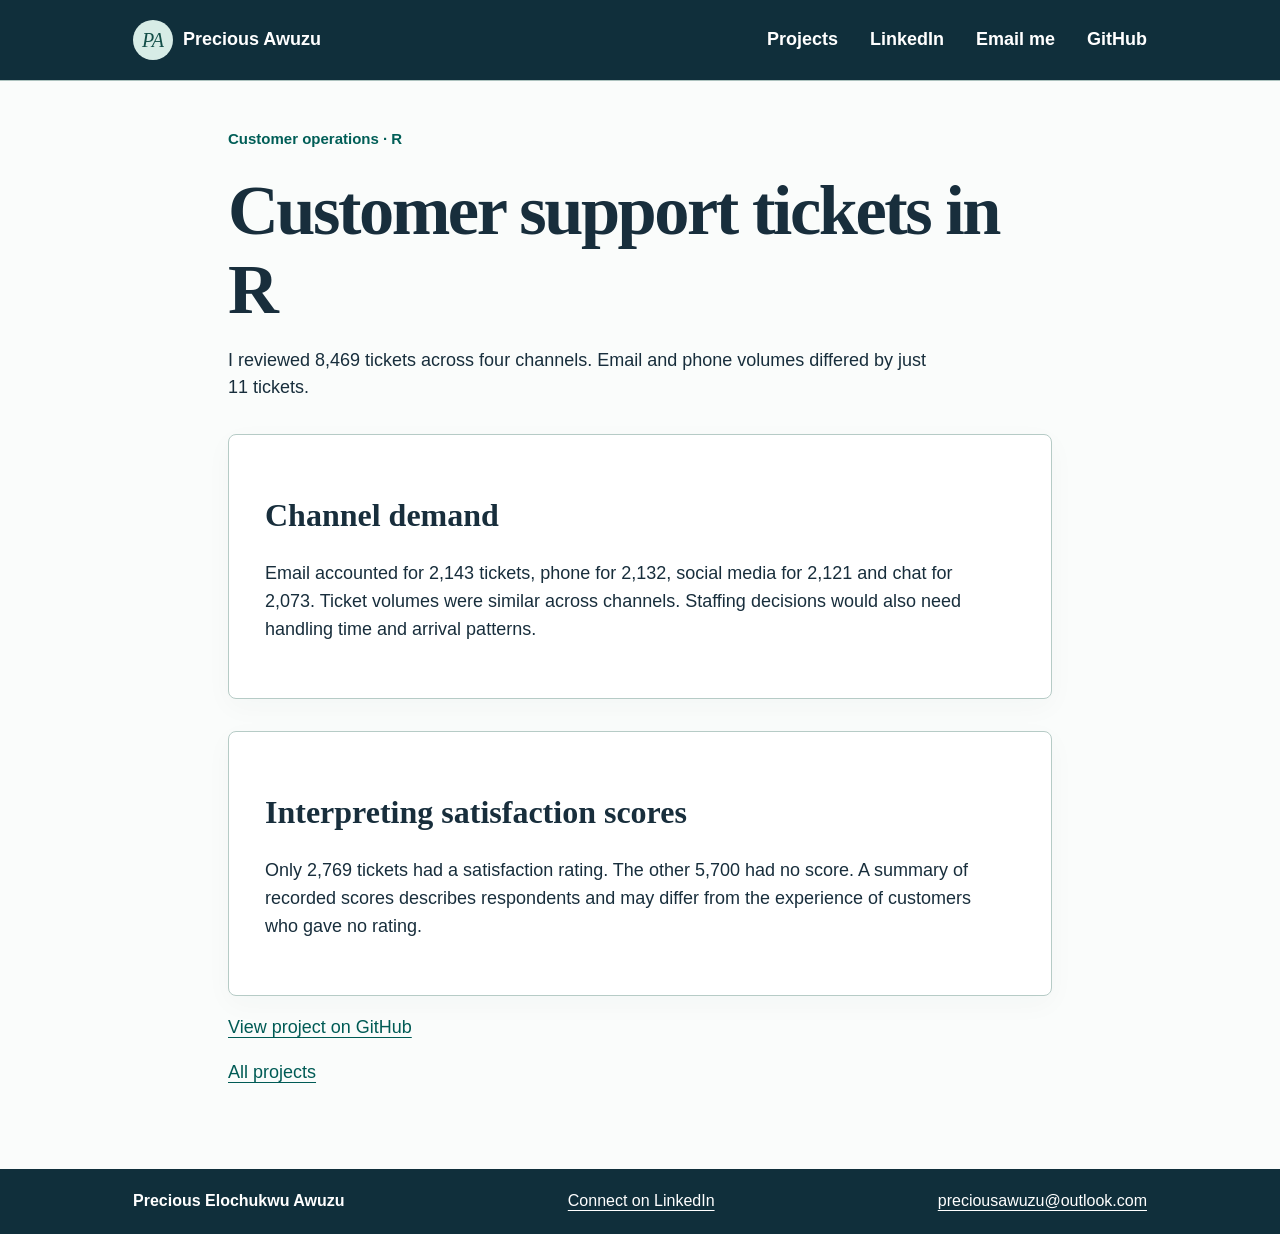
<file: tickets.html>
<!doctype html><html lang="en"><meta charset="utf-8"><meta name="viewport" content="width=device-width, initial-scale=1"><title>Customer support tickets in R | Precious Awuzu</title><style>*{box-sizing:border-box}body{margin:0;background:#f5f8f7;color:#152e34;font:18px/1.55 system-ui,sans-serif}header,main,footer{max-width:990px;margin:auto;padding:24px}header{border-bottom:1px solid #adc3bf}a{color:#005b55;text-underline-offset:4px}header a{font-weight:700}h1,h2,h3{font-family:Georgia,serif;line-height:1.12}h1{font-size:clamp(2.8rem,7vw,5rem);margin:18px 0}h2{font-size:2rem}p{max-width:72ch}article{padding:22px 0;border-top:1px solid #adc3bf}article h2{margin:8px 0}small{font-weight:700;color:#38645f}section{background:white;border:1px solid #b6cbc6;border-radius:8px;padding:clamp(16px,4vw,36px);margin-top:32px}label,output{display:block;font-weight:600}textarea,select,button{font:inherit;padding:8px;max-width:100%}textarea{width:100%;margin:10px 0}button{background:#095951;color:white;border:0;border-radius:4px;cursor:pointer}output{white-space:pre-line;margin:18px 0}.row{display:grid;grid-template-columns:minmax(100px,2fr) 1fr 48px;align-items:center;gap:10px;padding:8px 0}.row meter{width:100%}footer{font-size:14px}</style><style>:root{--ink:#182e3c;--pine:#005e57;--line:#cdd9d8;--paper:#fafcfb}
*{scroll-margin-top:24px}
body{background:var(--paper);color:var(--ink);font-family:Inter,"Segoe UI",sans-serif}
header,footer{max-width:none;padding:0;background:#102f3b;color:white}
.navwrap,footer div{max-width:1110px;margin:auto;display:flex;justify-content:space-between;align-items:center;padding:20px clamp(18px,4vw,48px);gap:12px}
header a,footer a{color:white}nav{display:flex;gap:clamp(12px,3vw,32px)}nav a,.brand{text-decoration:none}.brand{display:flex;align-items:center;gap:10px}.brand b{display:grid;place-items:center;background:#d7ece6;color:#124e48;font:italic 20px Georgia,serif;width:40px;height:40px;border-radius:50%}
main{max-width:1110px;padding:0 clamp(18px,4vw,48px) 64px}.hero{display:grid;grid-template-columns:1.4fr 1fr;align-items:center;gap:clamp(28px,6vw,80px);padding:clamp(38px,6vw,80px) 0}.hero img{display:block;width:100%;height:auto;border-radius:48% 48% 6px 6px;box-shadow:8px 8px 0 #d5e6e1}.hero h1{font-size:clamp(4rem,8vw,7rem);line-height:.93;letter-spacing:-.045em;margin:.24em 0}.hero small,.case>small,article small{color:var(--pine)}.cta{display:inline-block;font-weight:650;color:white;background:var(--pine);padding:11px 20px;border-radius:5px;text-decoration:none}
#projects{border-top:1px solid var(--line);padding-top:32px}.grid{display:grid;grid-template-columns:1fr 1fr;gap:16px}article{position:relative;background:white;border:1px solid var(--line);border-left:4px solid var(--pine);padding:24px;border-radius:5px}article h2{font-size:1.7rem}article h2 a{color:var(--ink);text-decoration:none}article h2 a:after{content:"";position:absolute;inset:0}article:hover,article:focus-within{background:#eaf3ef}article p{margin-bottom:0}.case{max-width:920px;padding-top:44px}.case h1{font-size:clamp(2.6rem,6vw,4.4rem);letter-spacing:-.035em}.case section{box-shadow:0 8px 28px #18363908}select,textarea{border:1px solid #768d91;border-radius:4px;color:var(--ink);background:white}.skip{position:absolute;left:-9999px}.skip:focus{left:8px;top:8px;background:white;padding:10px;z-index:2}a:focus-visible,button:focus-visible,select:focus-visible,textarea:focus-visible{outline:3px solid #c77b23;outline-offset:3px}footer div{font-size:1rem;flex-wrap:wrap}nav a:hover,footer a:hover,.brand:hover{text-decoration:underline}@media(max-width:660px){.hero{grid-template-columns:1fr;gap:20px}.hero img{grid-row:1;width:min(45vw,180px)}.grid{grid-template-columns:1fr}.navwrap{font-size:1rem}.brand b{width:30px;height:30px;font-size:16px}}
.plotline{display:grid;grid-template-columns:minmax(90px,1fr) 2fr 55px;gap:12px;align-items:center;margin:14px 0}.plotline i,.plotline b{display:block;height:16px;background:#dbe9e6;border-radius:3px}.plotline b{background:#00645c}.flow{display:flex;flex-wrap:wrap;gap:16px;padding:0;list-style-position:inside}.flow li{background:#dceee8;padding:10px;border-radius:5px}pre{overflow:auto} 
.project-art{display:block;width:100%;height:auto;aspect-ratio:3/2;object-fit:cover;border-radius:4px;margin-bottom:18px}.case>.project-art{max-height:340px;aspect-ratio:auto;object-fit:contain;background:#edf3ef}article:has(.project-art){overflow:hidden}article .project-art{margin:-24px -24px 20px;width:calc(100% + 48px);border-radius:0}
figure{margin:14px 0}.mini{display:flex;align-items:end;gap:8px}.mini span{display:grid;align-items:end;min-width:28px;font-size:.82rem}.mini i{background:#005b55;display:block}figcaption{font-size:.9rem;color:#304a55}header nav{flex-wrap:wrap}header a:focus-visible,footer a:focus-visible{outline:3px solid white}main :focus-visible,.skip:focus-visible{outline:3px solid #005b55;outline-offset:3px}@media(max-width:660px){.navwrap{flex-wrap:wrap}.navwrap nav{gap:14px}}</style><a class="skip" href="#main">Skip to content</a><header><div class="navwrap"><a class="brand" href="index.html"><b aria-hidden="true">PA</b> Precious Awuzu</a><nav aria-label="Main"><a href="index.html#projects">Projects</a><a href="https://uk.linkedin.com/in/precious-awuzu-581737a3">LinkedIn</a><a href="mailto:preciousawuzu@outlook.com">Email me</a><a href="https://github.com/Precious-Awuzu">GitHub</a></nav></div></header><main class="case" id="main"><small>Customer operations · R</small><h1>Customer support tickets in R</h1><p>I reviewed 8,469 tickets across four channels. Email and phone volumes differed by just 11 tickets.</p><section><h2>Channel demand</h2><p>Email accounted for 2,143 tickets, phone for 2,132, social media for 2,121 and chat for 2,073. Ticket volumes were similar across channels. Staffing decisions would also need handling time and arrival patterns.</p></section><section><h2>Interpreting satisfaction scores</h2><p>Only 2,769 tickets had a satisfaction rating. The other 5,700 had no score. A summary of recorded scores describes respondents and may differ from the experience of customers who gave no rating.</p></section><p><a href="https://github.com/Precious-Awuzu/support-tickets-r">View project on GitHub</a></p><p><a href="index.html#projects">All projects</a></p></main><footer><div><strong>Precious Elochukwu Awuzu</strong><a href="https://uk.linkedin.com/in/precious-awuzu-581737a3">Connect on LinkedIn</a> <a href="mailto:preciousawuzu@outlook.com">preciousawuzu@outlook.com</a></div></footer></html>
</file>
